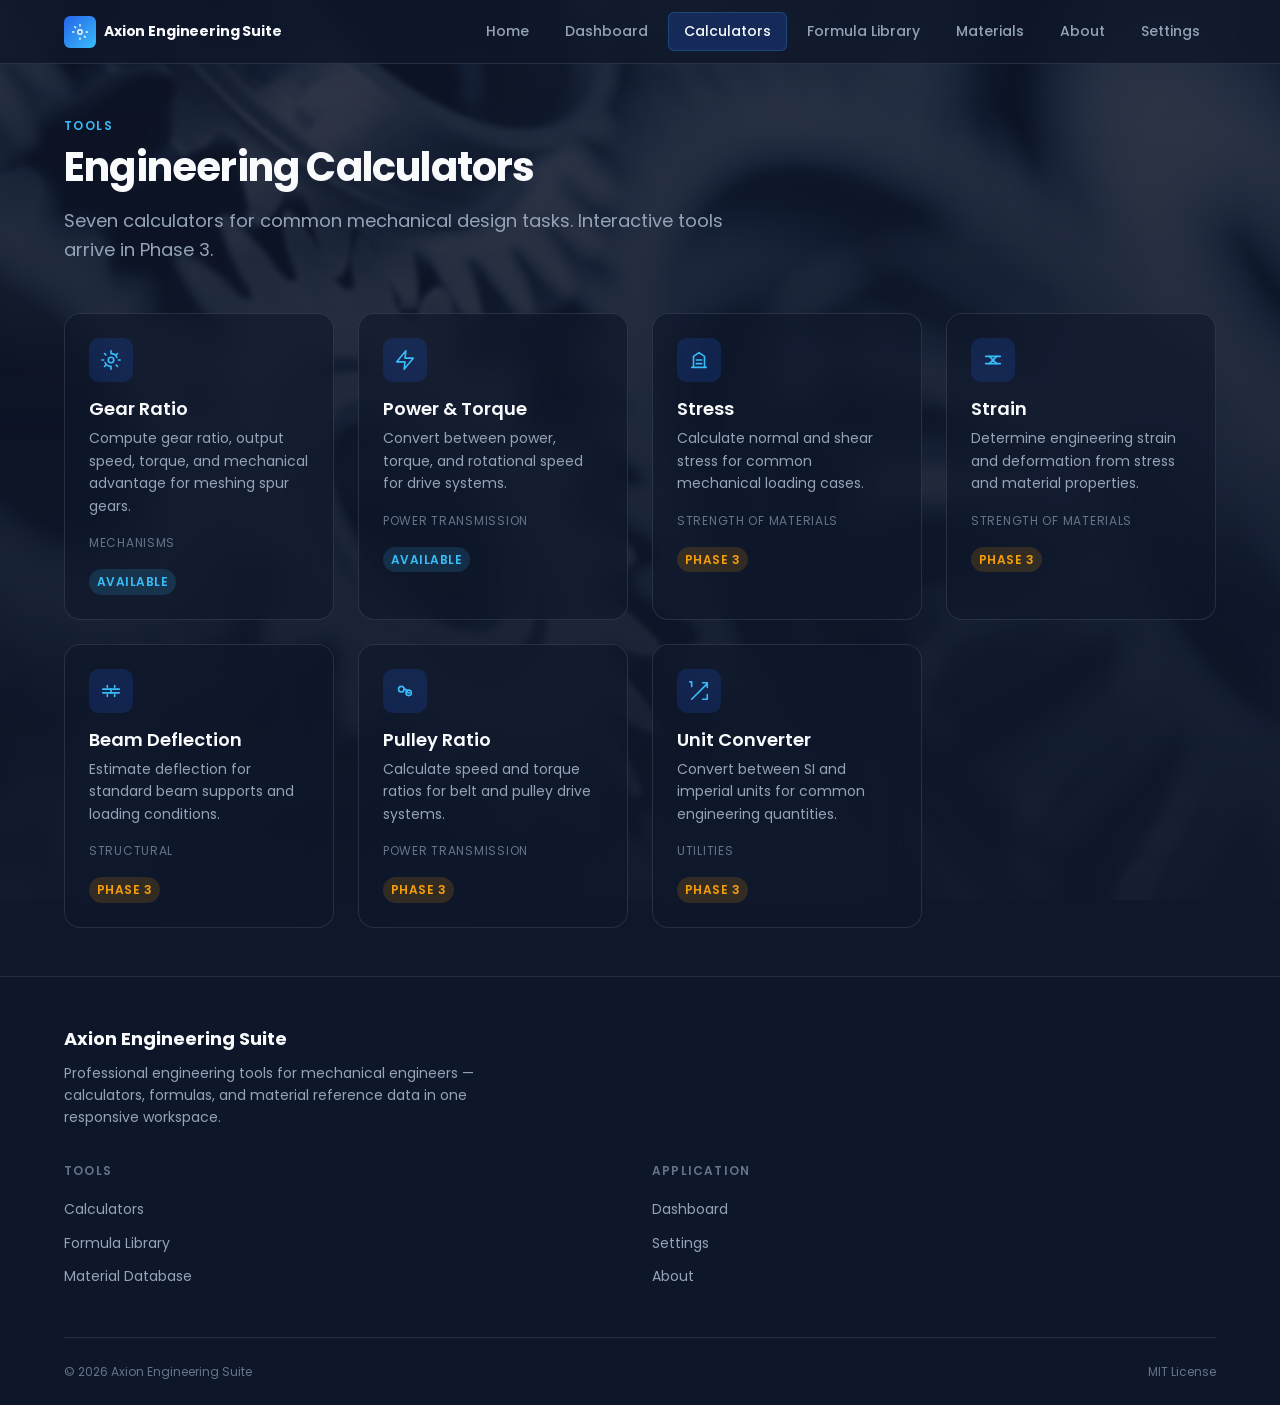
<file: pages/calculators.html>
<!DOCTYPE html>
<html lang="en">
  <head>
    <meta charset="UTF-8" />
    <meta name="viewport" content="width=device-width, initial-scale=1.0" />
    <meta name="description" content="Mechanical engineering calculators — gear ratio, power, stress, strain, beam deflection, and more." />
    <title>Calculators | Axion Engineering Suite</title>
    <link rel="preconnect" href="https://fonts.googleapis.com" />
    <link rel="preconnect" href="https://fonts.gstatic.com" crossorigin />
    <link href="https://fonts.googleapis.com/css2?family=Poppins:wght@400;500;600;700&display=swap" rel="stylesheet" />
    <link rel="stylesheet" href="../css/main.css" />
  </head>
  <body data-page="calculators" class="app-shell">
    <a class="skip-link" href="#main-content">Skip to main content</a>
    <div id="site-header"></div>

    <main id="main-content" class="app-main page-section">
      <div class="container">
        <header class="page-header animate-in">
          <span class="page-header__eyebrow">Tools</span>
          <h1 class="page-header__title">Engineering Calculators</h1>
          <p class="page-header__subtitle">
            Seven calculators for common mechanical design tasks. Interactive tools arrive in Phase 3.
          </p>
        </header>

        <div id="calculator-grid" class="grid grid--3"></div>
      </div>
    </main>

    <div id="site-footer"></div>
    <script type="module" src="../js/main.js"></script>
  </body>
</html>
</file>
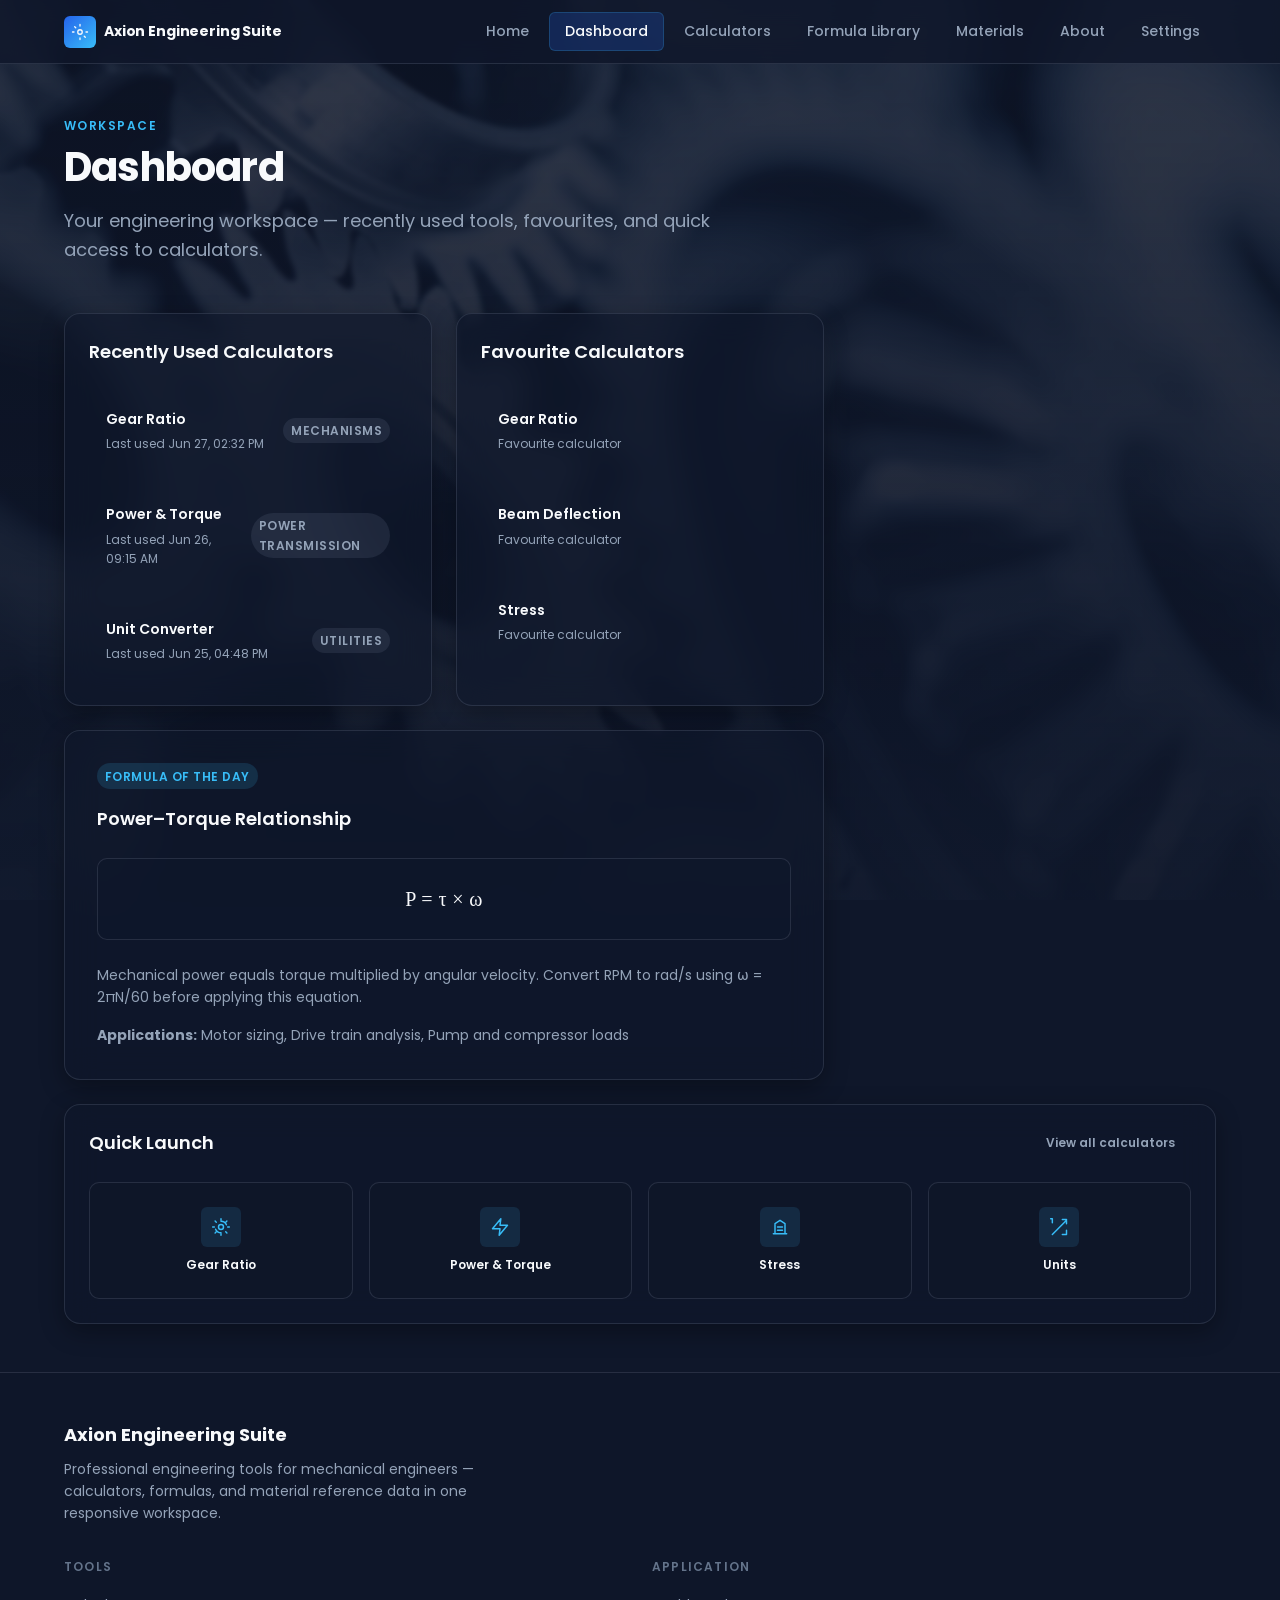
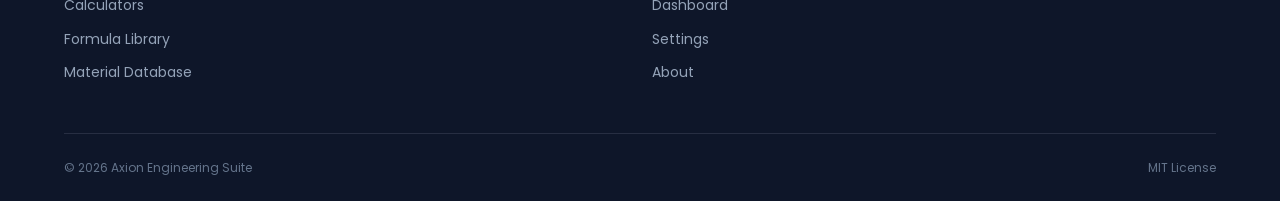
<file: pages/dashboard.html>
<!DOCTYPE html>
<html lang="en">
  <head>
    <meta charset="UTF-8" />
    <meta name="viewport" content="width=device-width, initial-scale=1.0" />
    <meta name="description" content="Axion Engineering Suite dashboard — recent calculators, favourites, and quick launch." />
    <title>Dashboard | Axion Engineering Suite</title>
    <link rel="preconnect" href="https://fonts.googleapis.com" />
    <link rel="preconnect" href="https://fonts.gstatic.com" crossorigin />
    <link href="https://fonts.googleapis.com/css2?family=Poppins:wght@400;500;600;700&display=swap" rel="stylesheet" />
    <link rel="stylesheet" href="../css/main.css" />
    <link rel="stylesheet" href="../css/pages/dashboard.css" />
  </head>
  <body data-page="dashboard" class="app-shell">
    <a class="skip-link" href="#main-content">Skip to main content</a>
    <div id="site-header"></div>

    <main id="main-content" class="app-main page-section">
      <div class="container">
        <header class="page-header animate-in">
          <span class="page-header__eyebrow">Workspace</span>
          <h1 class="page-header__title">Dashboard</h1>
          <p class="page-header__subtitle">
            Your engineering workspace — recently used tools, favourites, and quick access to calculators.
          </p>
        </header>

        <div class="dashboard-grid">
          <section class="glass-panel widget animate-in animate-in--delay-1" aria-labelledby="recent-heading">
            <div class="widget__header">
              <h2 id="recent-heading" class="widget__title">Recently Used Calculators</h2>
            </div>
            <div id="recent-calculators" class="stack"></div>
          </section>

          <section class="glass-panel widget animate-in animate-in--delay-2" aria-labelledby="favourites-heading">
            <div class="widget__header">
              <h2 id="favourites-heading" class="widget__title">Favourite Calculators</h2>
            </div>
            <div id="favourite-calculators" class="stack"></div>
          </section>

          <section class="glass-panel formula-highlight dashboard-grid__span-2 animate-in animate-in--delay-3" aria-labelledby="formula-day-heading">
            <h2 id="formula-day-heading" class="sr-only">Formula of the Day</h2>
            <div id="formula-of-the-day"></div>
          </section>

          <section class="glass-panel widget dashboard-grid__wide animate-in animate-in--delay-3" aria-labelledby="quick-launch-heading">
            <div class="widget__header">
              <h2 id="quick-launch-heading" class="widget__title">Quick Launch</h2>
              <a class="btn btn--ghost btn--sm" href="calculators.html">View all calculators</a>
            </div>
            <div id="quick-launch" class="quick-launch-grid"></div>
          </section>
        </div>
      </div>
    </main>

    <div id="site-footer"></div>
    <script type="module" src="../js/main.js"></script>
  </body>
</html>
</file>
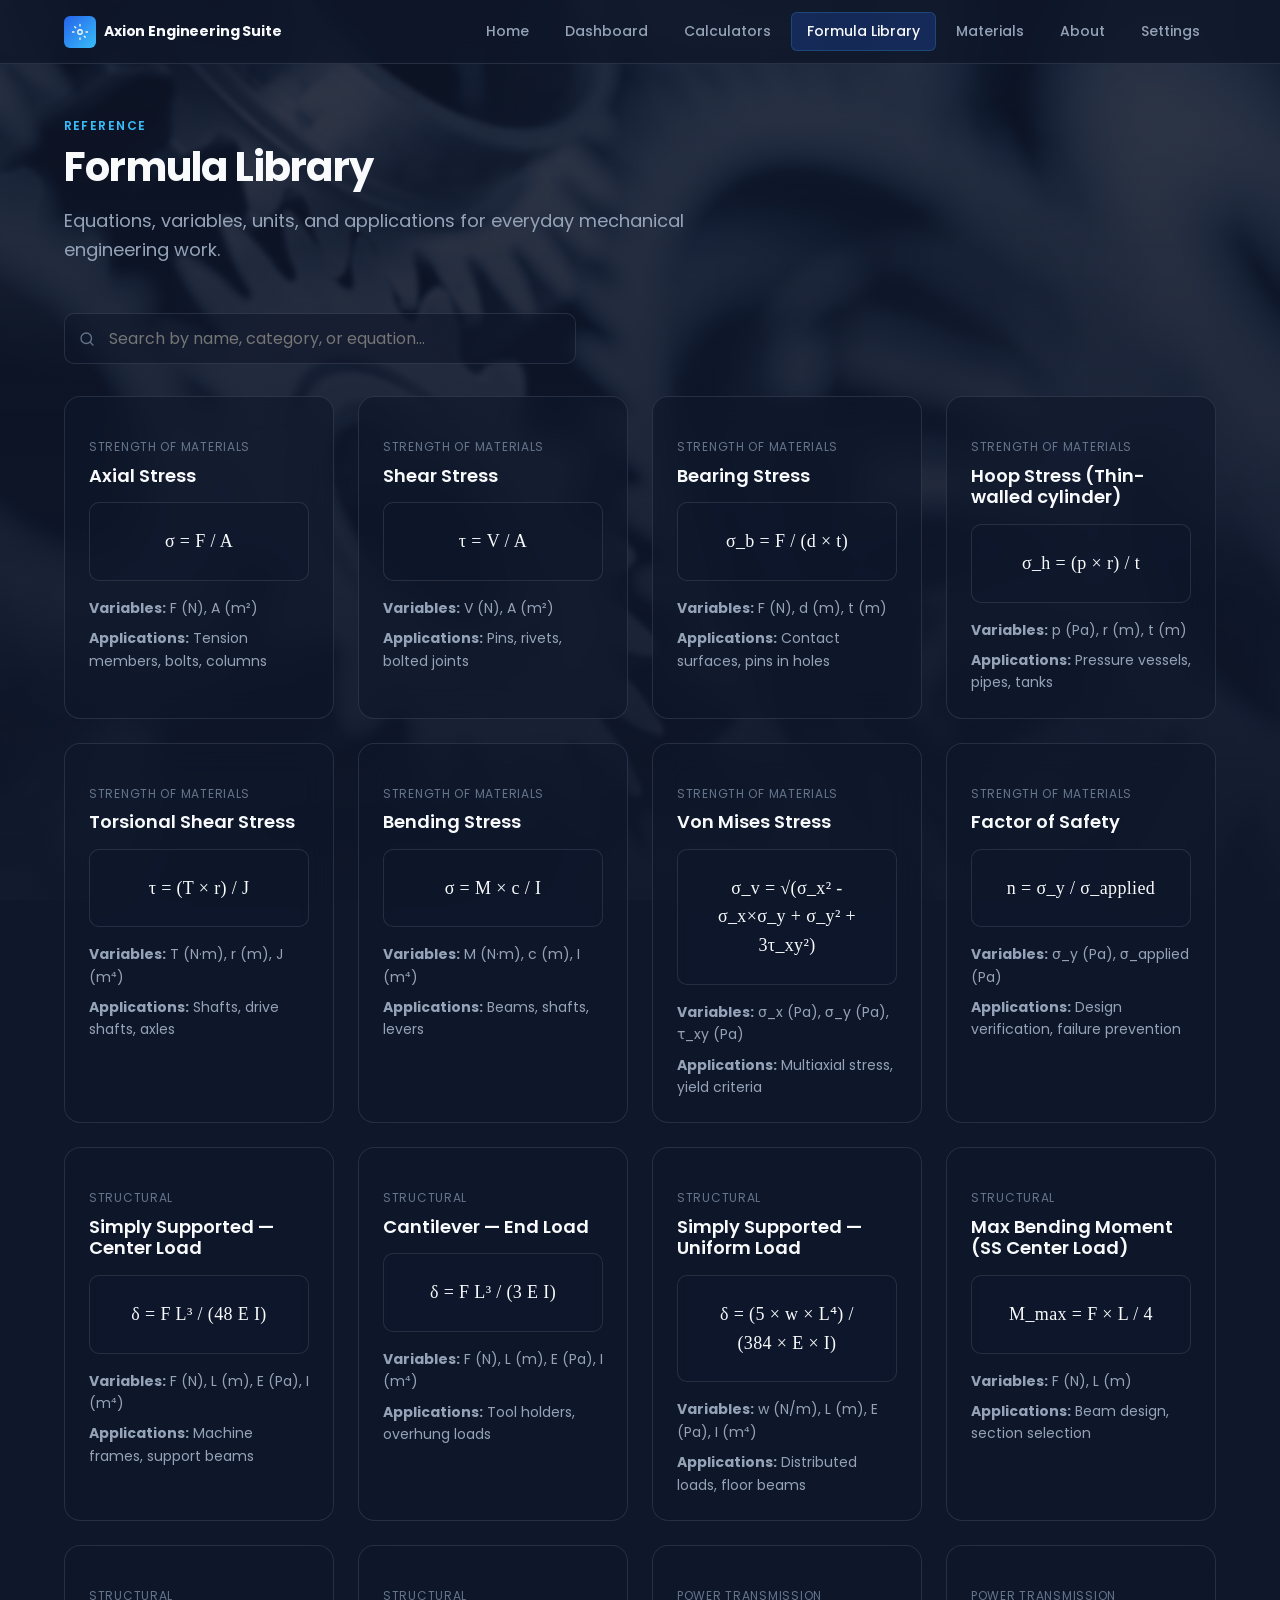
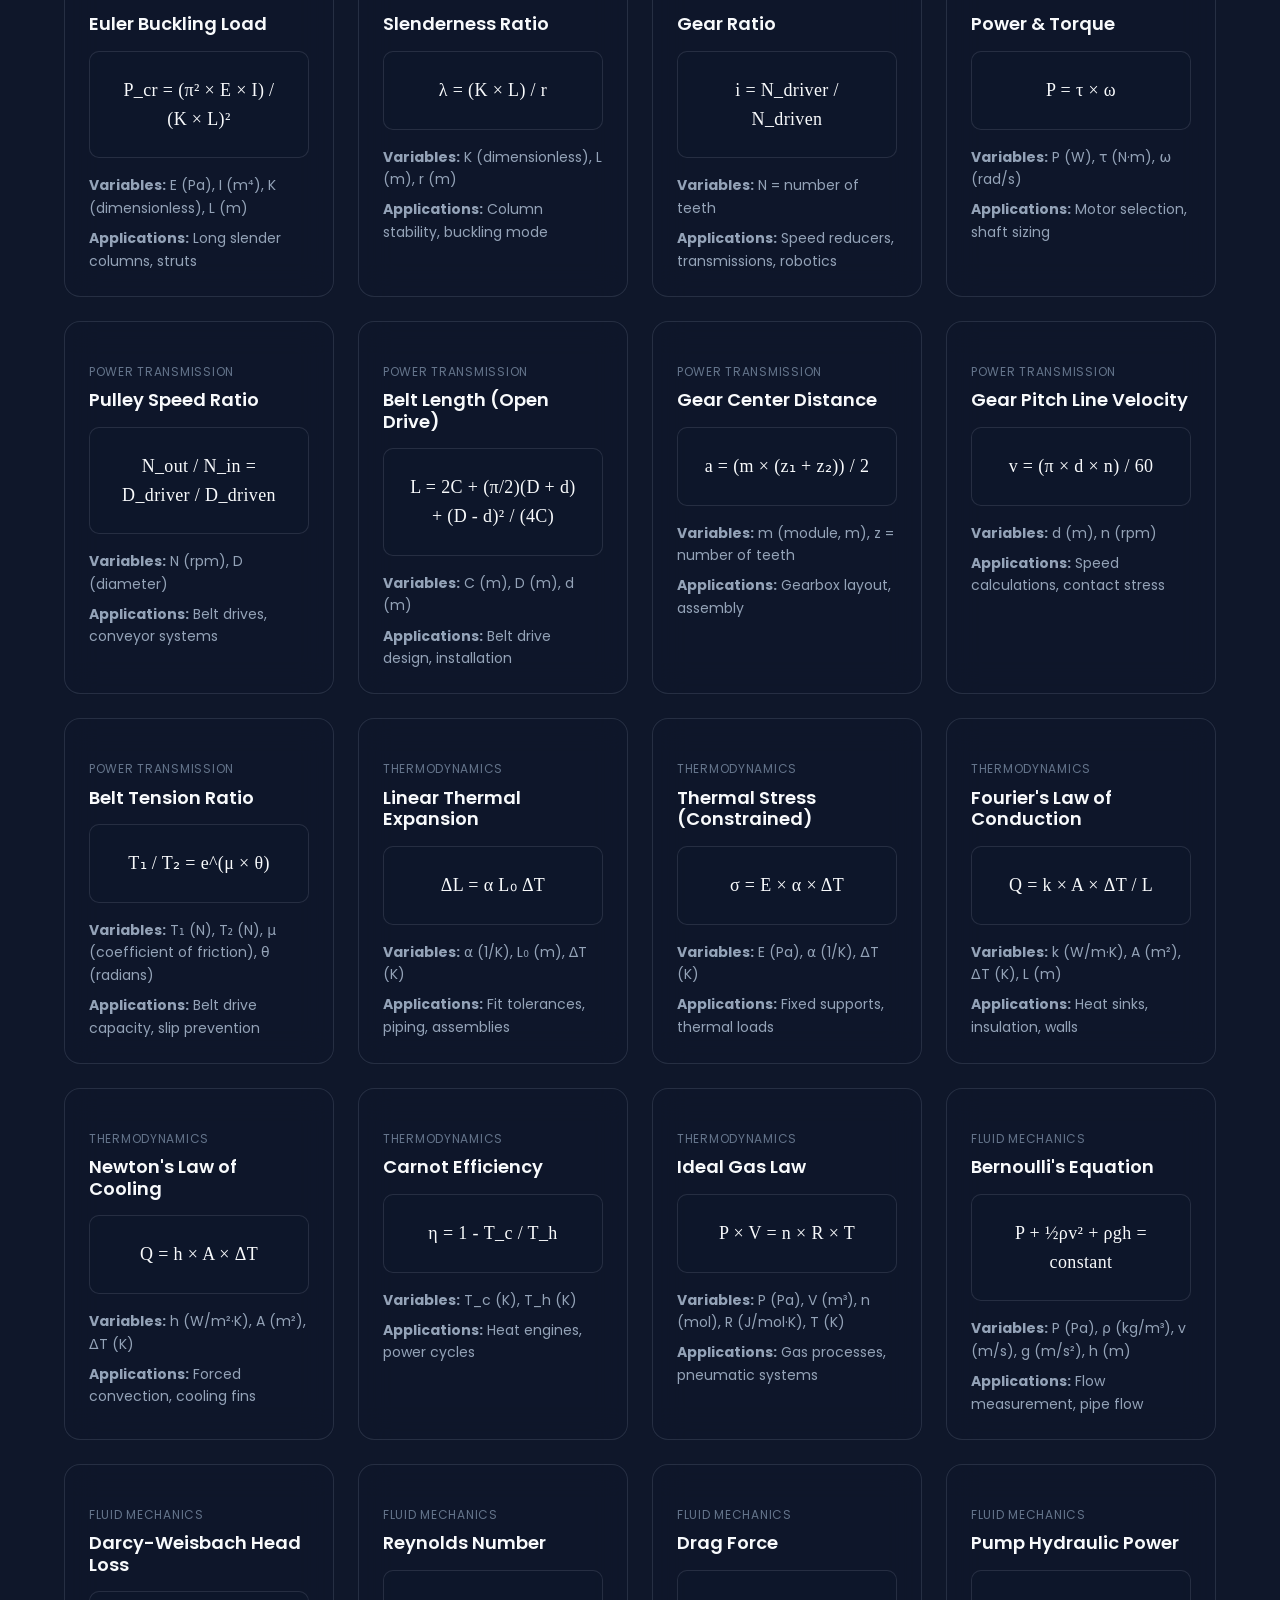
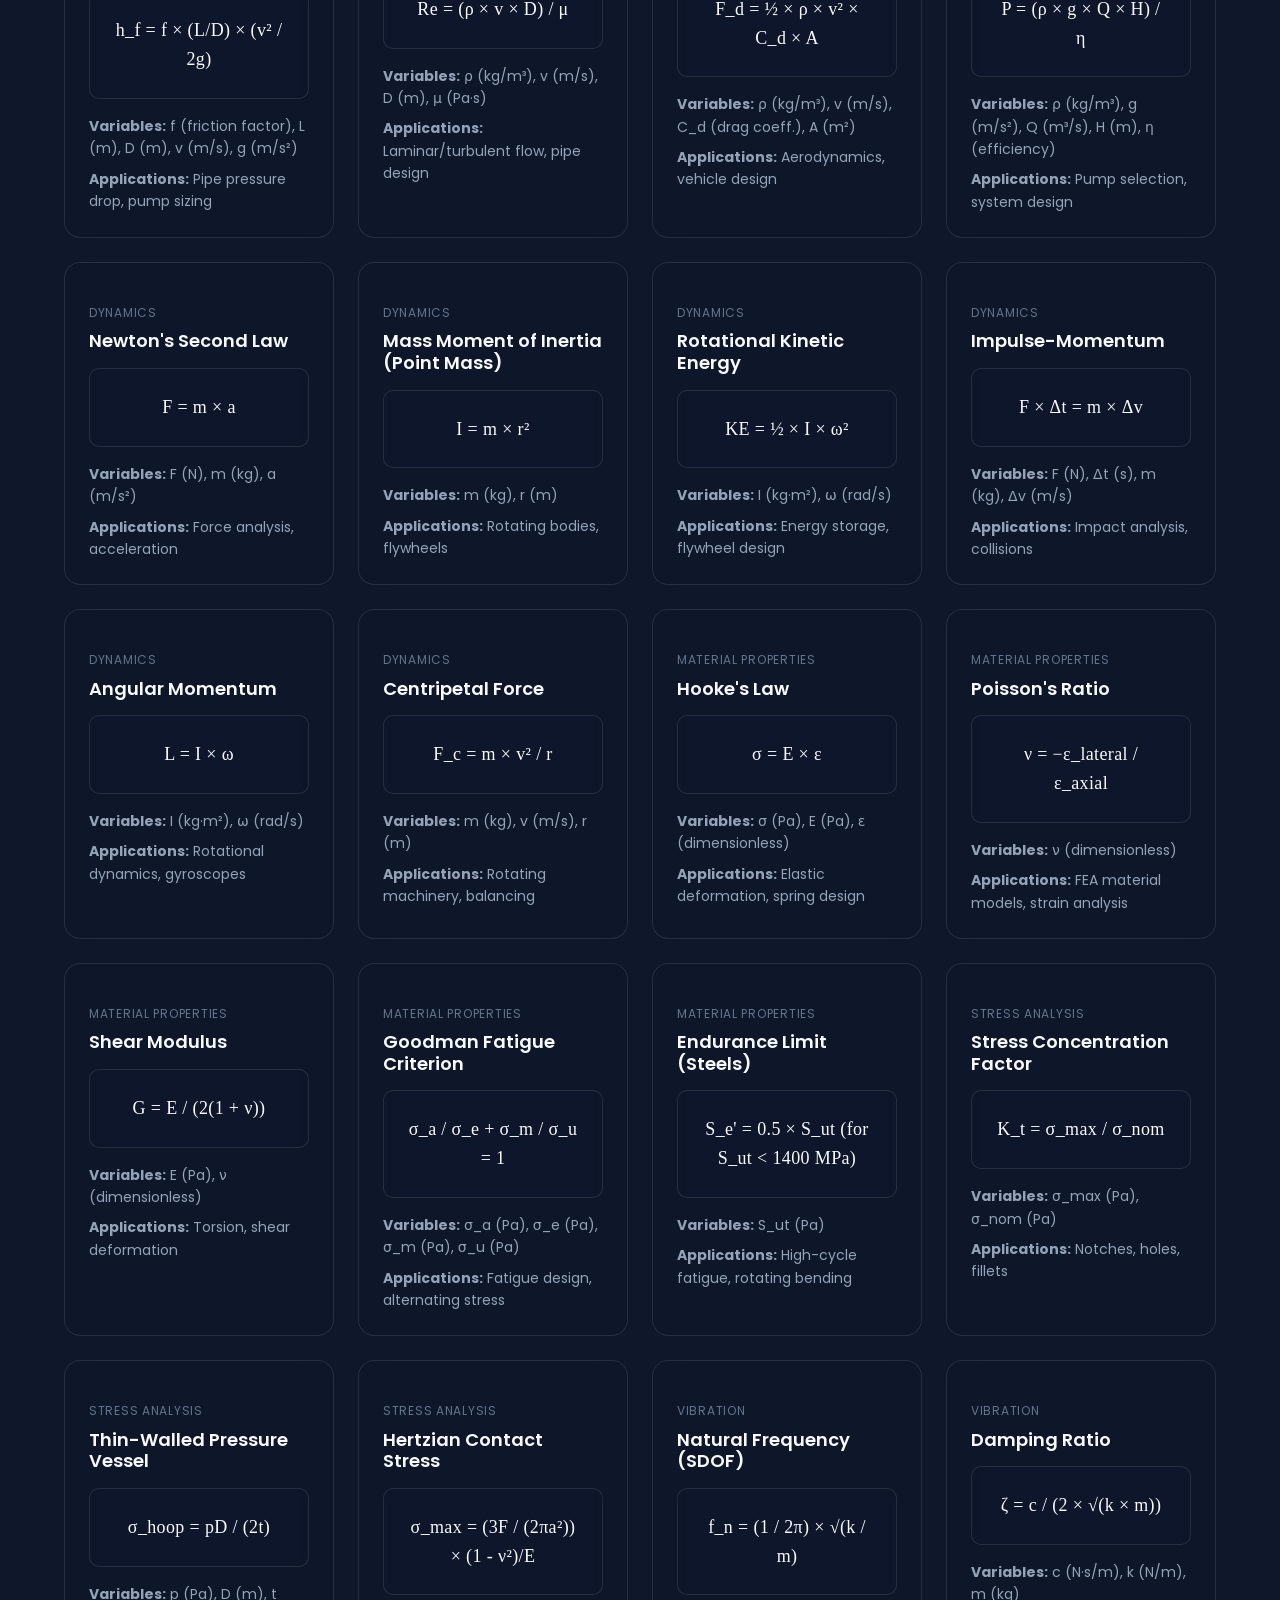
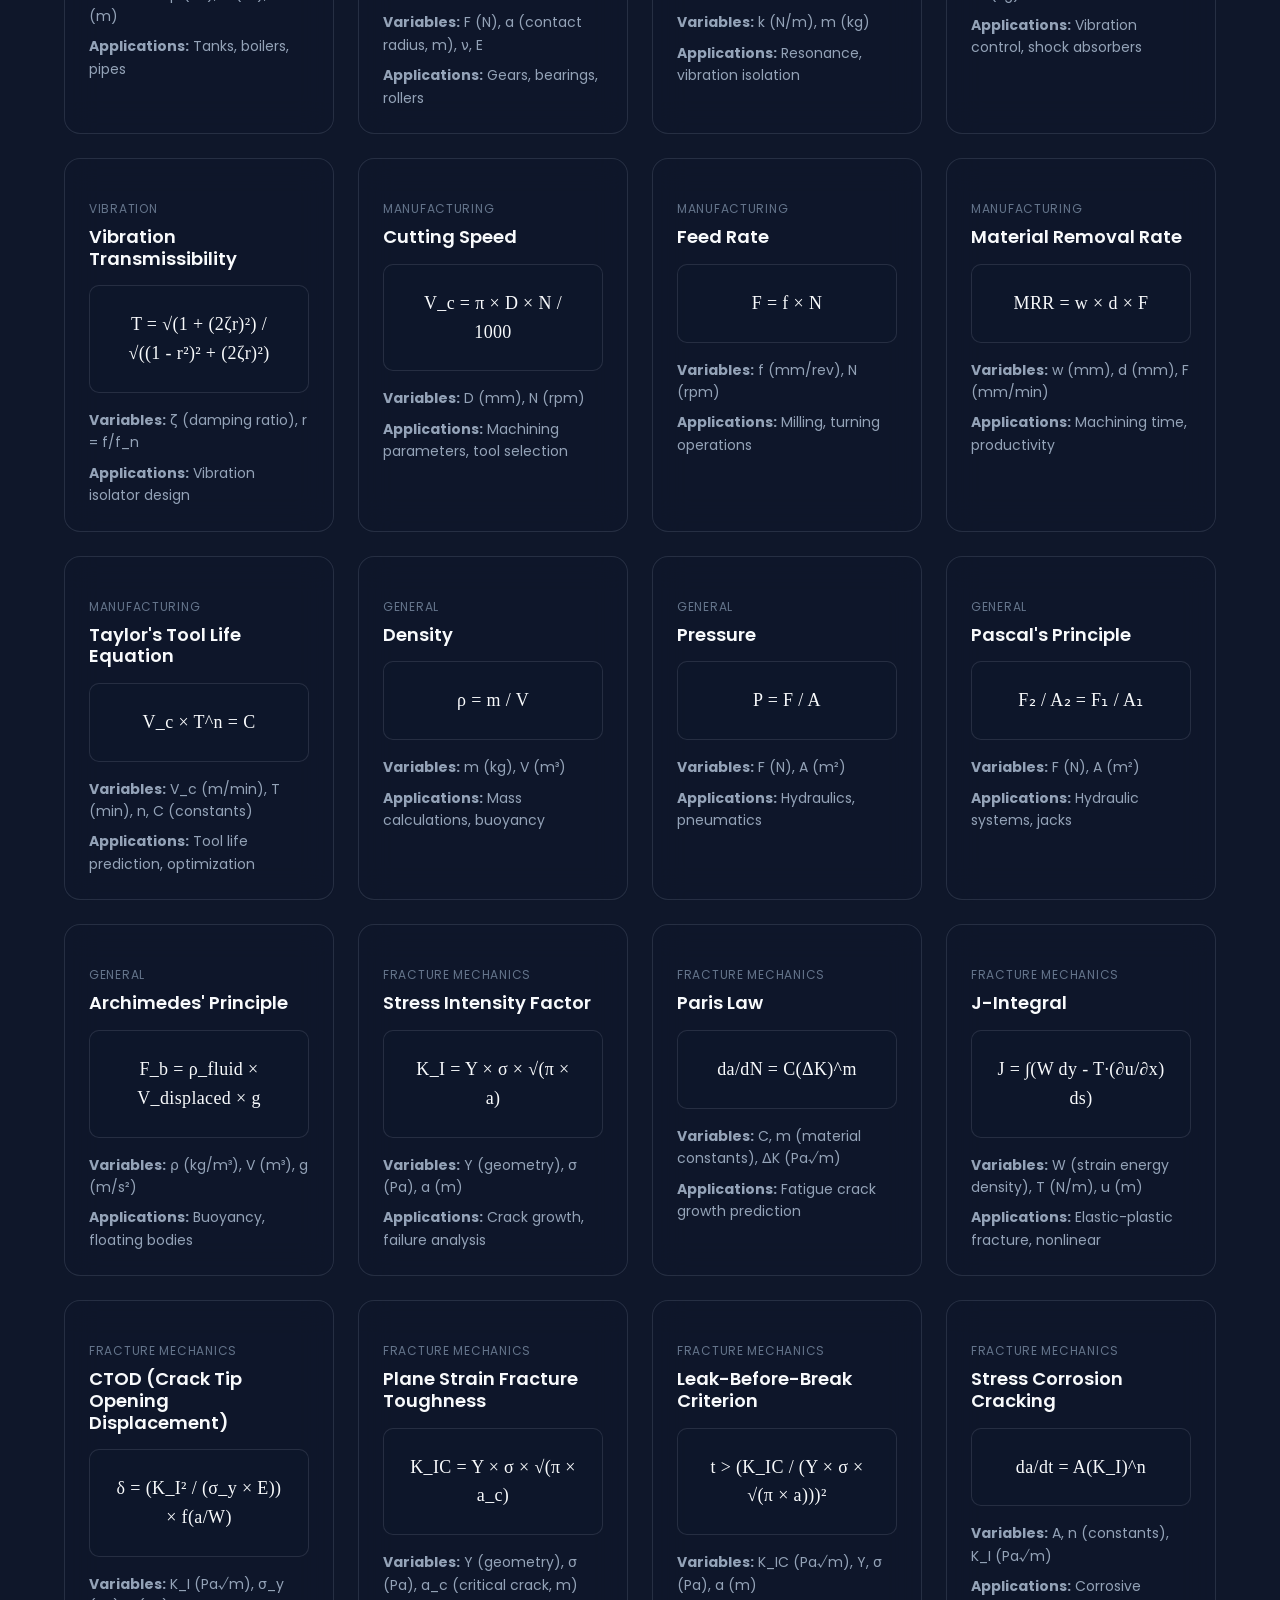
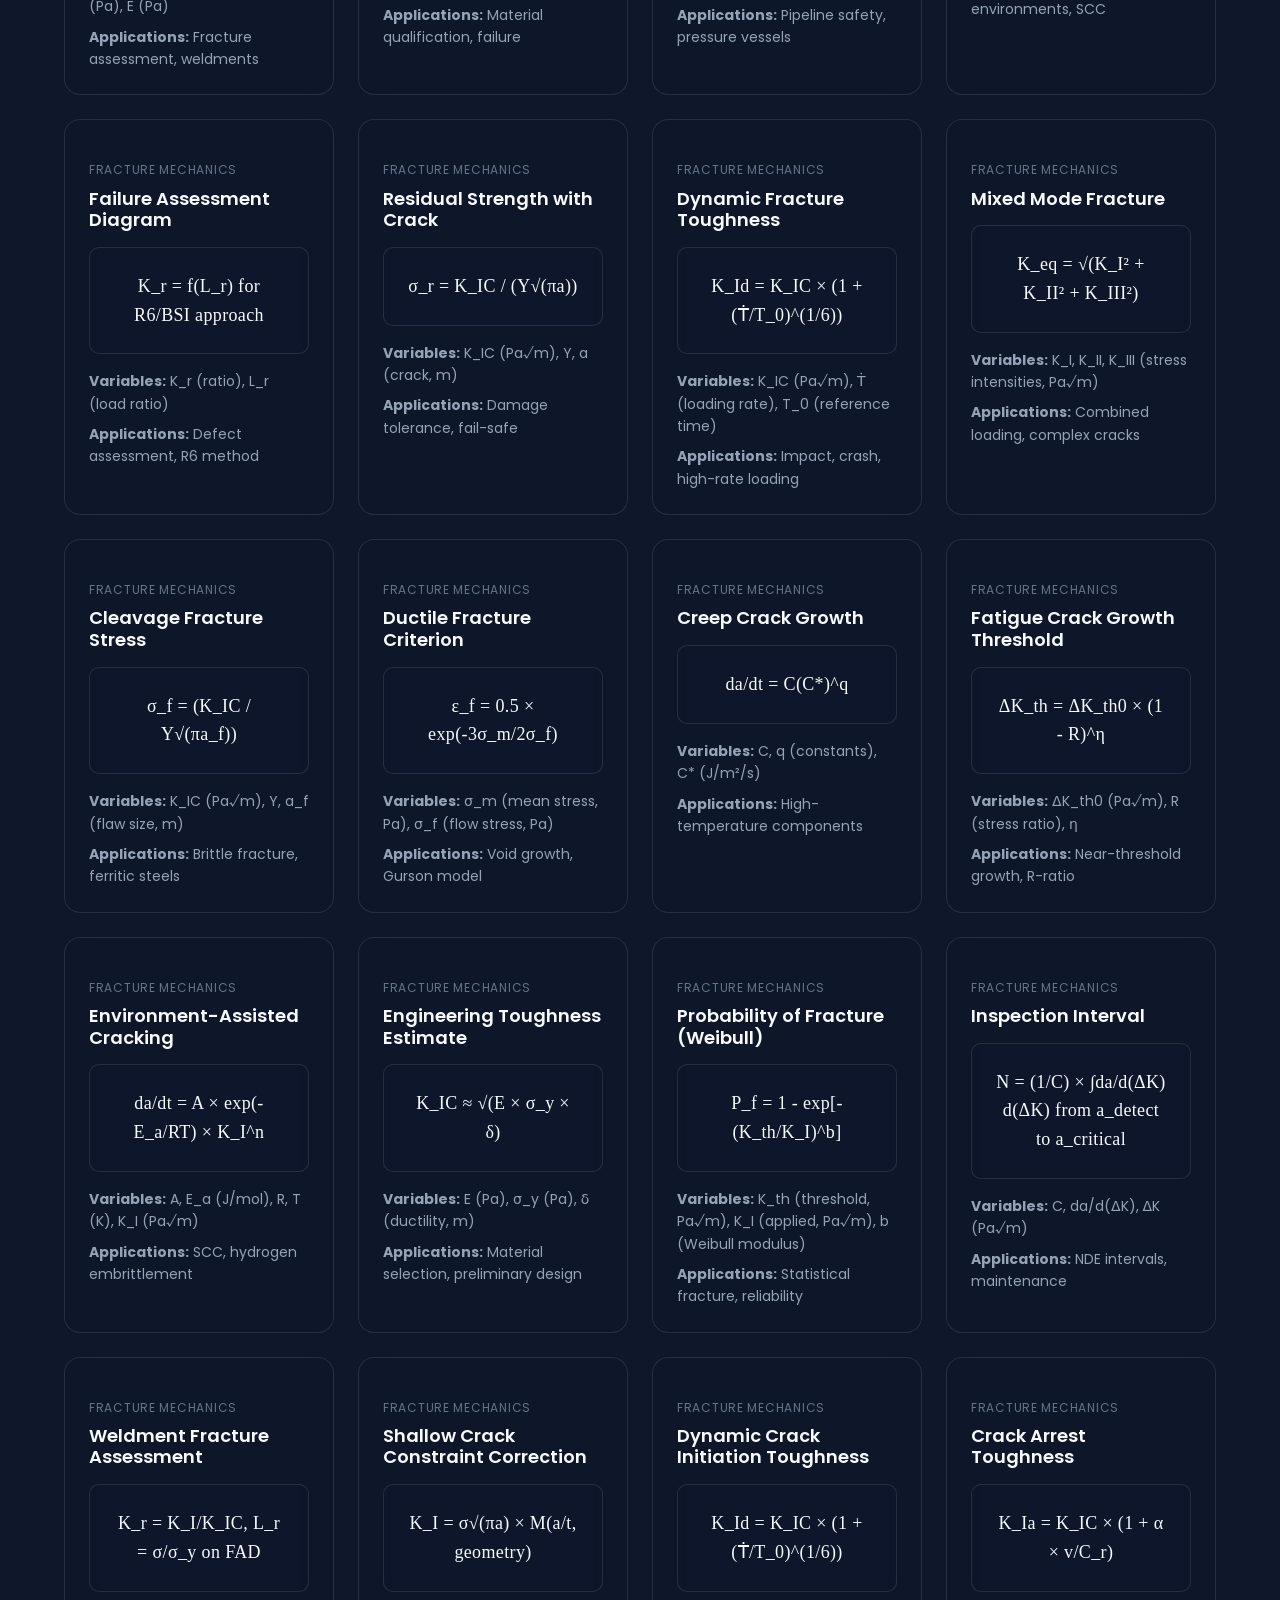
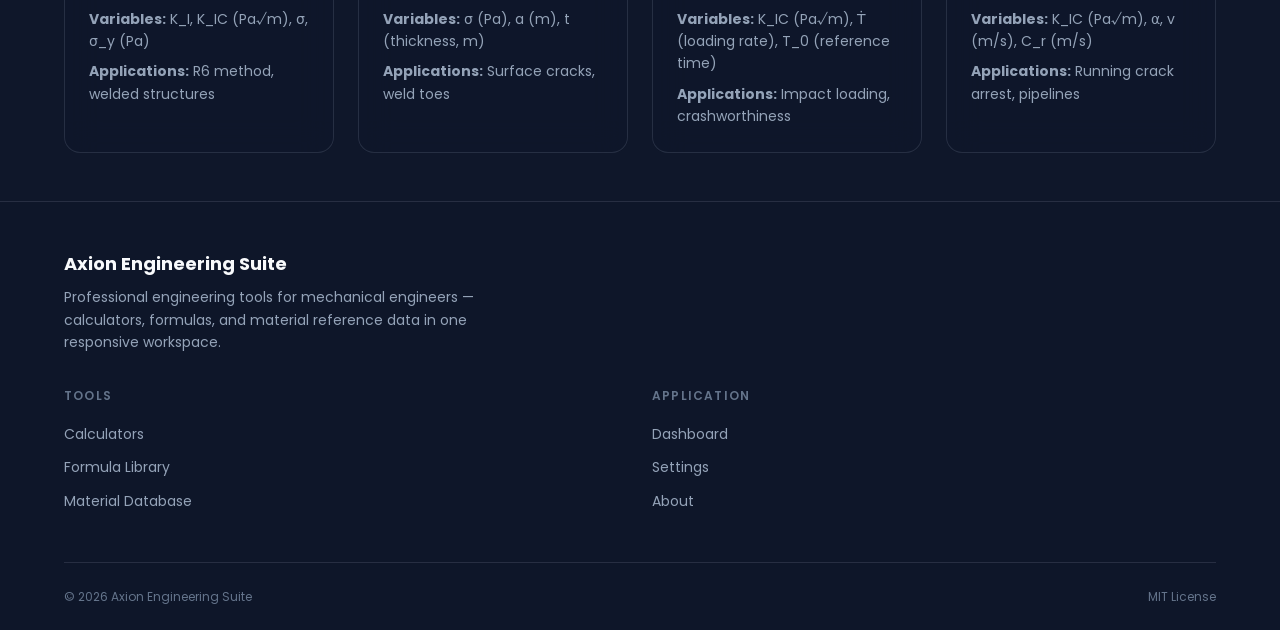
<file: pages/formulas.html>
<!DOCTYPE html>
<html lang="en">
  <head>
    <meta charset="UTF-8" />
    <meta name="viewport" content="width=device-width, initial-scale=1.0" />
    <meta name="description" content="Searchable mechanical engineering formula library with equations, variables, and applications." />
    <title>Formula Library | Axion Engineering Suite</title>
    <link rel="preconnect" href="https://fonts.googleapis.com" />
    <link rel="preconnect" href="https://fonts.gstatic.com" crossorigin />
    <link href="https://fonts.googleapis.com/css2?family=Poppins:wght@400;500;600;700&display=swap" rel="stylesheet" />
    <link rel="stylesheet" href="../css/main.css" />
  </head>
  <body data-page="formulas" class="app-shell">
    <a class="skip-link" href="#main-content">Skip to main content</a>
    <div id="site-header"></div>

    <main id="main-content" class="app-main page-section">
      <div class="container">
        <header class="page-header animate-in">
          <span class="page-header__eyebrow">Reference</span>
          <h1 class="page-header__title">Formula Library</h1>
          <p class="page-header__subtitle">
            Equations, variables, units, and applications for everyday mechanical engineering work.
          </p>
        </header>

        <div class="search-bar animate-in animate-in--delay-1" style="margin-bottom: 2rem; max-width: 32rem;">
          <svg class="search-bar__icon" viewBox="0 0 24 24" fill="none" stroke="currentColor" stroke-width="1.75" stroke-linecap="round" aria-hidden="true"><circle cx="11" cy="11" r="7"/><path d="m20 20-3.5-3.5"/></svg>
          <label class="sr-only" for="formula-search">Search formulas</label>
          <input
            type="search"
            id="formula-search"
            class="search-input"
            placeholder="Search by name, category, or equation…"
            autocomplete="off"
          />
        </div>

        <div id="formula-list" class="grid grid--2"></div>
        <p id="formula-empty" class="empty-state glass-panel" hidden>No formulas match your search.</p>
      </div>
    </main>

    <div id="site-footer"></div>
    <script type="module" src="../js/main.js"></script>
  </body>
</html>
</file>
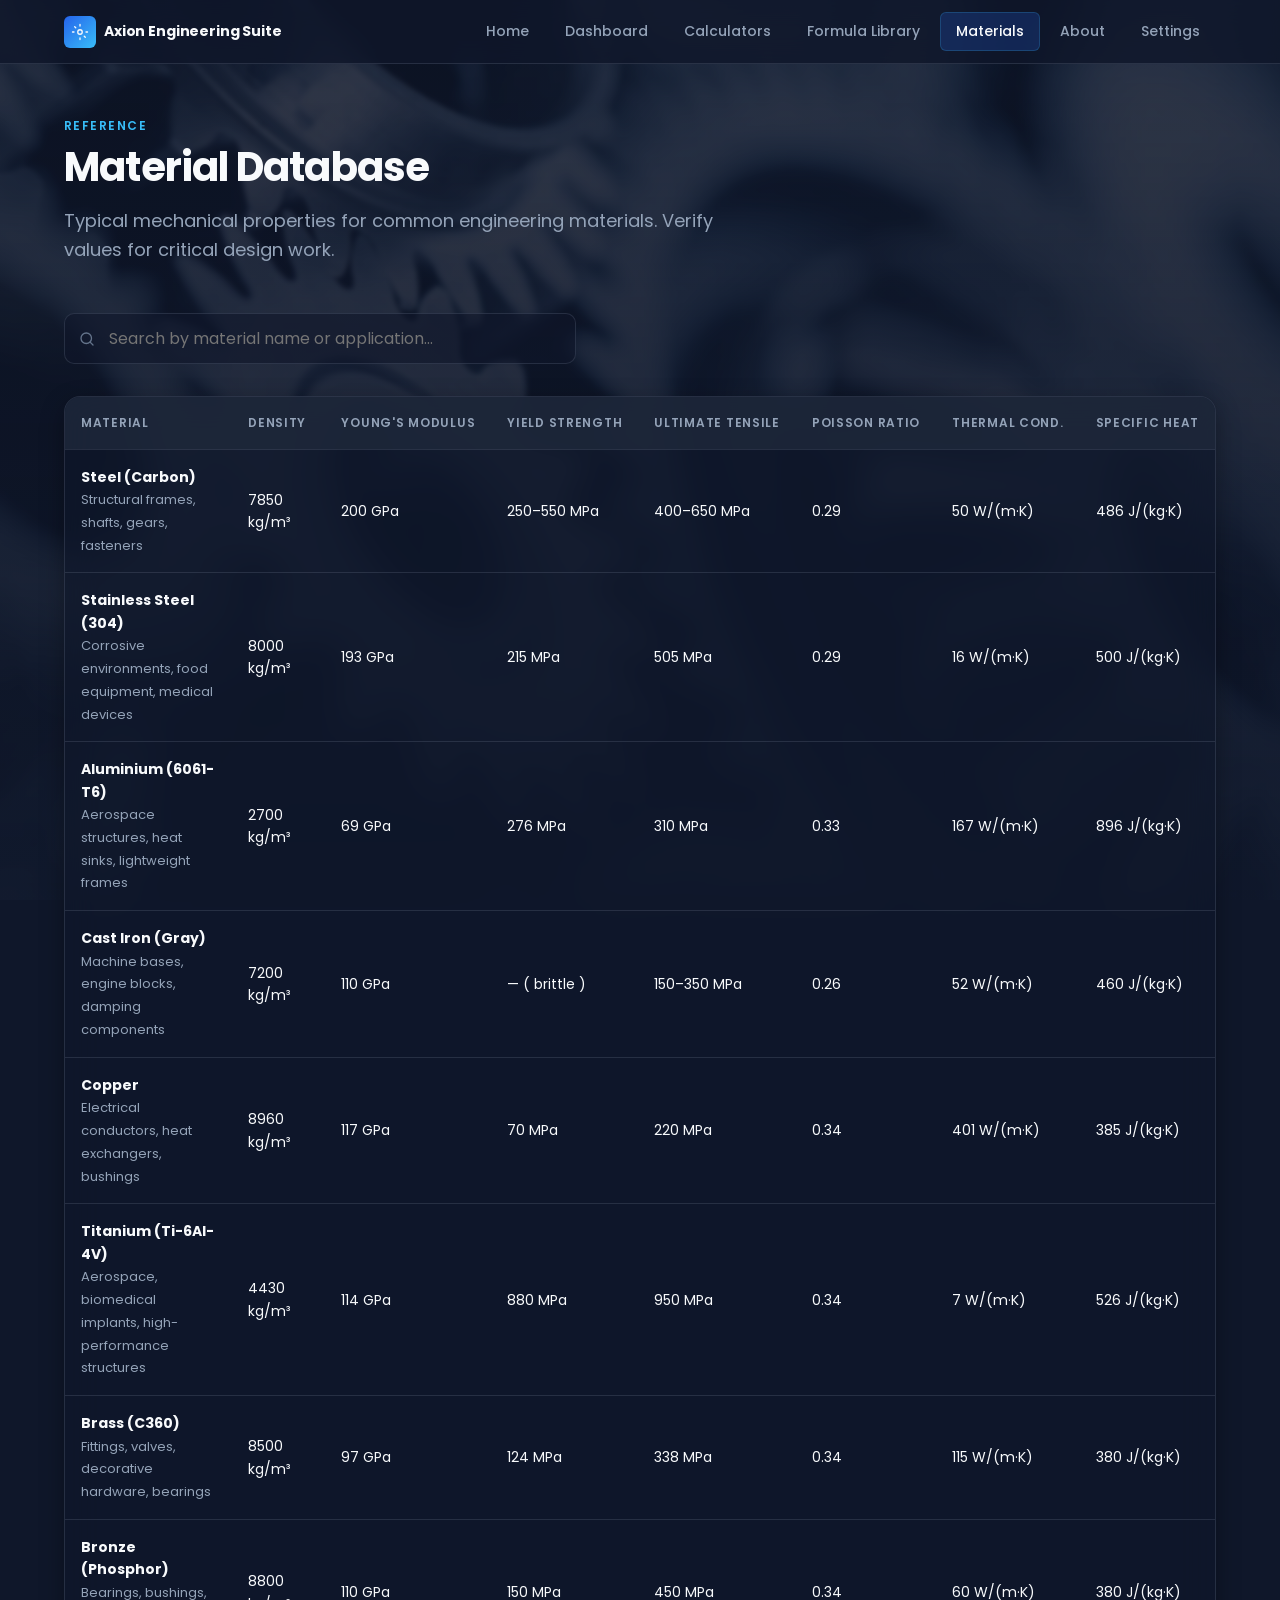
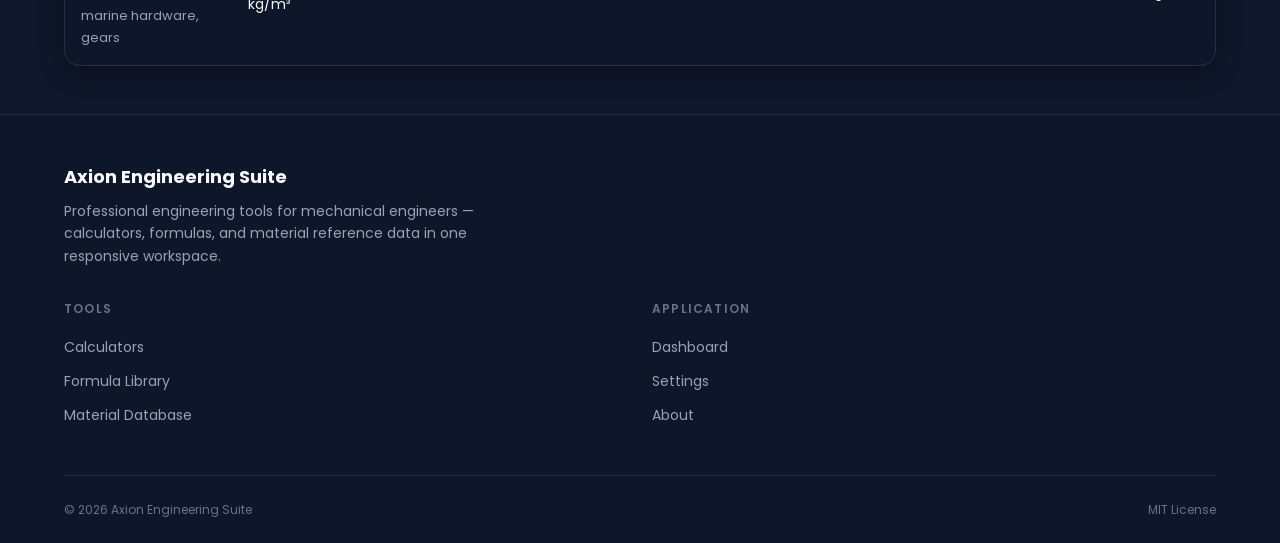
<file: pages/materials.html>
<!DOCTYPE html>
<html lang="en">
  <head>
    <meta charset="UTF-8" />
    <meta name="viewport" content="width=device-width, initial-scale=1.0" />
    <meta name="description" content="Searchable material database with density, modulus, strength, and thermal properties." />
    <title>Material Database | Axion Engineering Suite</title>
    <link rel="preconnect" href="https://fonts.googleapis.com" />
    <link rel="preconnect" href="https://fonts.gstatic.com" crossorigin />
    <link href="https://fonts.googleapis.com/css2?family=Poppins:wght@400;500;600;700&display=swap" rel="stylesheet" />
    <link rel="stylesheet" href="../css/main.css" />
  </head>
  <body data-page="materials" class="app-shell">
    <a class="skip-link" href="#main-content">Skip to main content</a>
    <div id="site-header"></div>

    <main id="main-content" class="app-main page-section">
      <div class="container">
        <header class="page-header animate-in">
          <span class="page-header__eyebrow">Reference</span>
          <h1 class="page-header__title">Material Database</h1>
          <p class="page-header__subtitle">
            Typical mechanical properties for common engineering materials. Verify values for critical design work.
          </p>
        </header>

        <div class="search-bar animate-in animate-in--delay-1" style="margin-bottom: 2rem; max-width: 32rem;">
          <svg class="search-bar__icon" viewBox="0 0 24 24" fill="none" stroke="currentColor" stroke-width="1.75" stroke-linecap="round" aria-hidden="true"><circle cx="11" cy="11" r="7"/><path d="m20 20-3.5-3.5"/></svg>
          <label class="sr-only" for="materials-search">Search materials</label>
          <input
            type="search"
            id="materials-search"
            class="search-input"
            placeholder="Search by material name or application…"
            autocomplete="off"
          />
        </div>

        <div class="data-table-wrap glass-panel animate-in animate-in--delay-2">
          <table class="data-table">
            <caption class="sr-only">Engineering material properties</caption>
            <thead>
              <tr>
                <th scope="col">Material</th>
                <th scope="col">Density</th>
                <th scope="col">Young's Modulus</th>
                <th scope="col">Yield Strength</th>
                <th scope="col">Ultimate Tensile</th>
                <th scope="col">Poisson Ratio</th>
                <th scope="col">Thermal Cond.</th>
                <th scope="col">Specific Heat</th>
              </tr>
            </thead>
            <tbody id="materials-body"></tbody>
          </table>
        </div>
        <p id="materials-empty" class="empty-state glass-panel" hidden>No materials match your search.</p>
      </div>
    </main>

    <div id="site-footer"></div>
    <script type="module" src="../js/main.js"></script>
  </body>
</html>
</file>
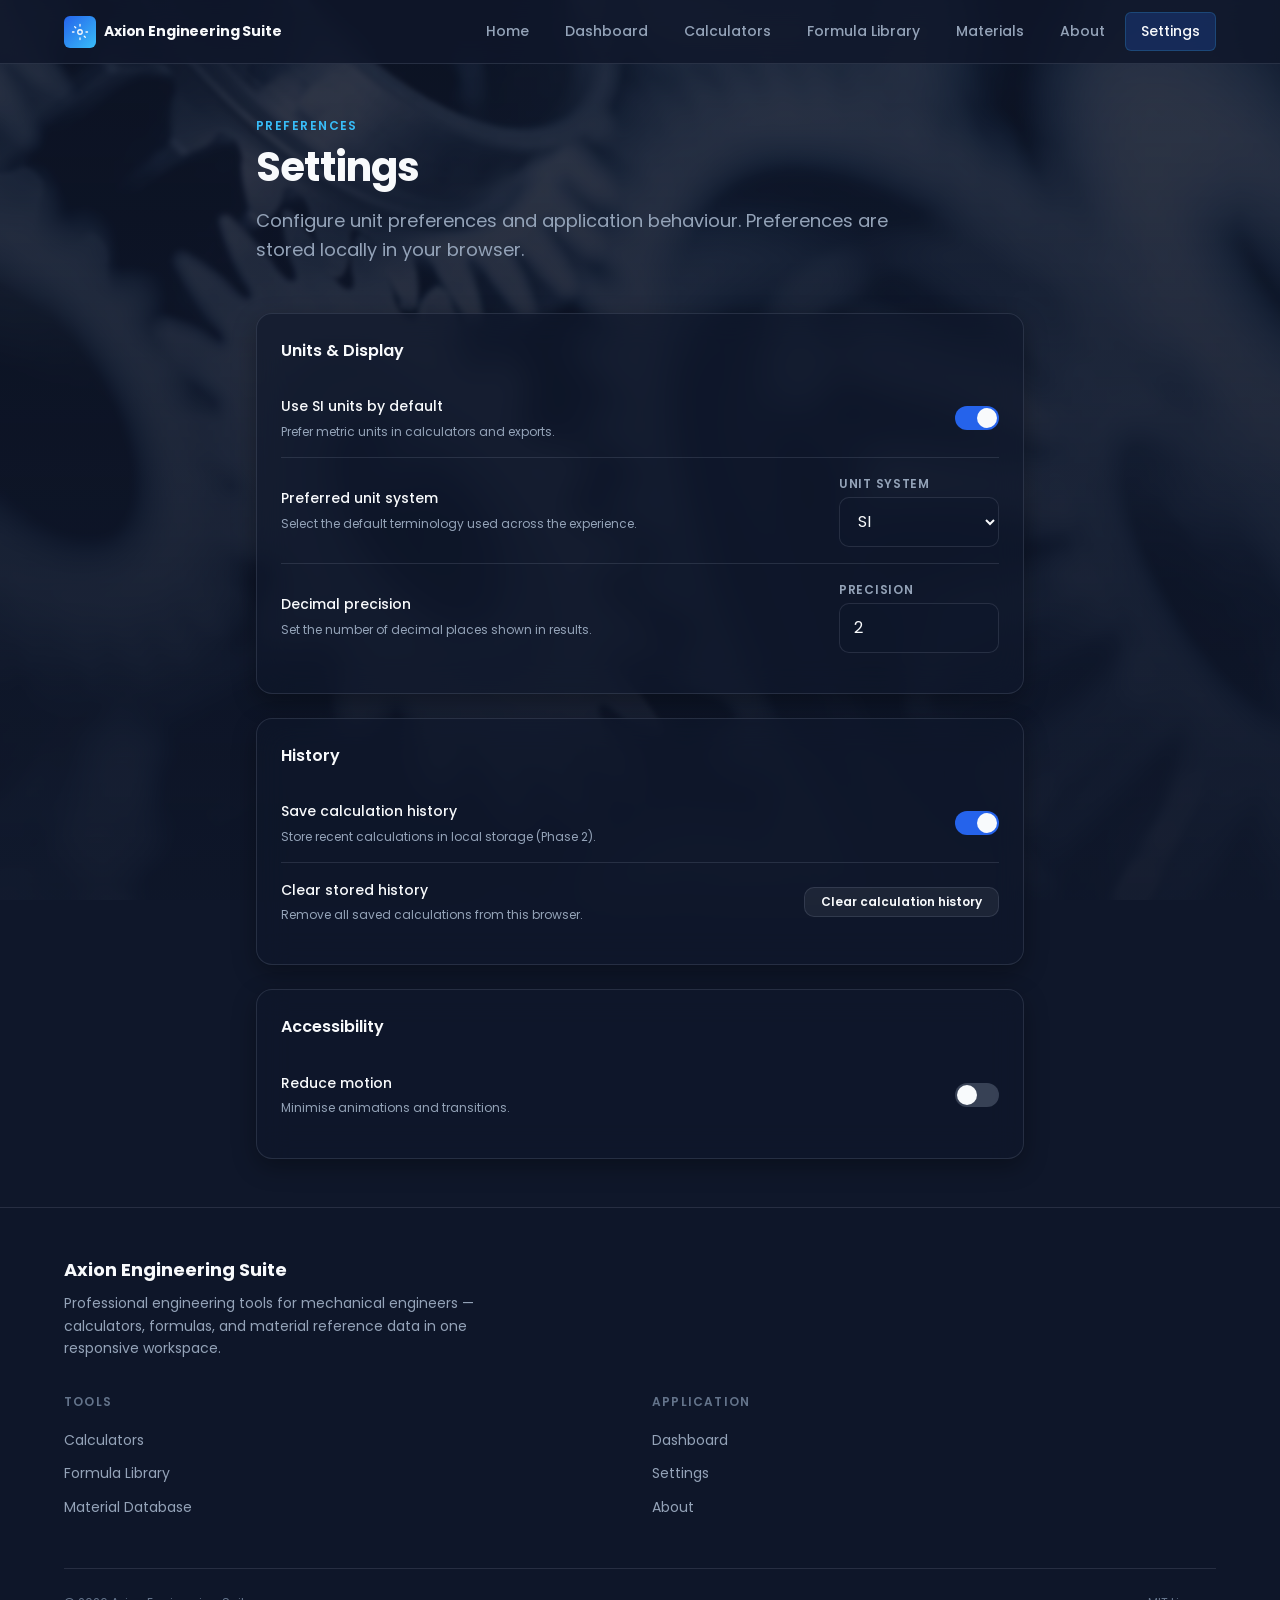
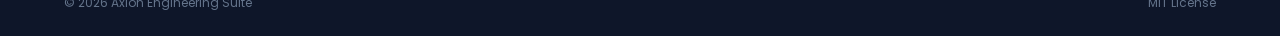
<file: pages/settings.html>
<!DOCTYPE html>
<html lang="en">
  <head>
    <meta charset="UTF-8" />
    <meta name="viewport" content="width=device-width, initial-scale=1.0" />
    <meta name="description" content="Axion Engineering Suite settings — units, history, and preferences." />
    <title>Settings | Axion Engineering Suite</title>
    <link rel="preconnect" href="https://fonts.googleapis.com" />
    <link rel="preconnect" href="https://fonts.gstatic.com" crossorigin />
    <link href="https://fonts.googleapis.com/css2?family=Poppins:wght@400;500;600;700&display=swap" rel="stylesheet" />
    <link rel="stylesheet" href="../css/main.css" />
  </head>
  <body data-page="settings" class="app-shell">
    <a class="skip-link" href="#main-content">Skip to main content</a>
    <div id="site-header"></div>

    <main id="main-content" class="app-main page-section">
      <div class="container container--narrow">
        <header class="page-header animate-in">
          <span class="page-header__eyebrow">Preferences</span>
          <h1 class="page-header__title">Settings</h1>
          <p class="page-header__subtitle">
            Configure unit preferences and application behaviour. Preferences are stored locally in your browser.
          </p>
        </header>

        <section class="glass-panel settings-group animate-in animate-in--delay-1" aria-labelledby="units-heading">
          <h2 id="units-heading" class="settings-group__title">Units &amp; Display</h2>
          <div class="settings-row">
            <div>
              <p class="settings-row__label">Use SI units by default</p>
              <p class="settings-row__hint">Prefer metric units in calculators and exports.</p>
            </div>
            <button type="button" id="toggle-si-units" class="toggle is-on" role="switch" aria-checked="true" aria-label="Use SI units by default">
              <span class="toggle__thumb"></span>
            </button>
          </div>
          <div class="settings-row">
            <div>
              <p class="settings-row__label">Preferred unit system</p>
              <p class="settings-row__hint">Select the default terminology used across the experience.</p>
            </div>
            <div class="settings-control">
              <label class="settings-control__label" for="unit-system-select">Unit system</label>
              <select id="unit-system-select" class="settings-control__input" aria-label="Preferred unit system">
                <option value="si">SI</option>
                <option value="imperial">Imperial</option>
              </select>
            </div>
          </div>
          <div class="settings-row">
            <div>
              <p class="settings-row__label">Decimal precision</p>
              <p class="settings-row__hint">Set the number of decimal places shown in results.</p>
            </div>
            <div class="settings-control">
              <label class="settings-control__label" for="decimal-precision-input">Precision</label>
              <input id="decimal-precision-input" class="settings-control__input" type="number" min="0" max="6" step="1" value="2" aria-label="Decimal precision" />
            </div>
          </div>
        </section>

        <section class="glass-panel settings-group animate-in animate-in--delay-2" aria-labelledby="history-heading">
          <h2 id="history-heading" class="settings-group__title">History</h2>
          <div class="settings-row">
            <div>
              <p class="settings-row__label">Save calculation history</p>
              <p class="settings-row__hint">Store recent calculations in local storage (Phase 2).</p>
            </div>
            <button type="button" id="toggle-save-history" class="toggle is-on" role="switch" aria-checked="true" aria-label="Save calculation history">
              <span class="toggle__thumb"></span>
            </button>
          </div>
          <div class="settings-row">
            <div>
              <p class="settings-row__label">Clear stored history</p>
              <p class="settings-row__hint">Remove all saved calculations from this browser.</p>
            </div>
            <button type="button" id="clear-history-btn" class="btn btn--secondary btn--sm">Clear calculation history</button>
          </div>
        </section>

        <section class="glass-panel settings-group animate-in animate-in--delay-3" aria-labelledby="accessibility-heading">
          <h2 id="accessibility-heading" class="settings-group__title">Accessibility</h2>
          <div class="settings-row">
            <div>
              <p class="settings-row__label">Reduce motion</p>
              <p class="settings-row__hint">Minimise animations and transitions.</p>
            </div>
            <button type="button" id="toggle-reduced-motion" class="toggle" role="switch" aria-checked="false" aria-label="Reduce motion">
              <span class="toggle__thumb"></span>
            </button>
          </div>
        </section>
      </div>
    </main>

    <div id="site-footer"></div>
    <script type="module" src="../js/main.js"></script>
  </body>
</html>
</file>
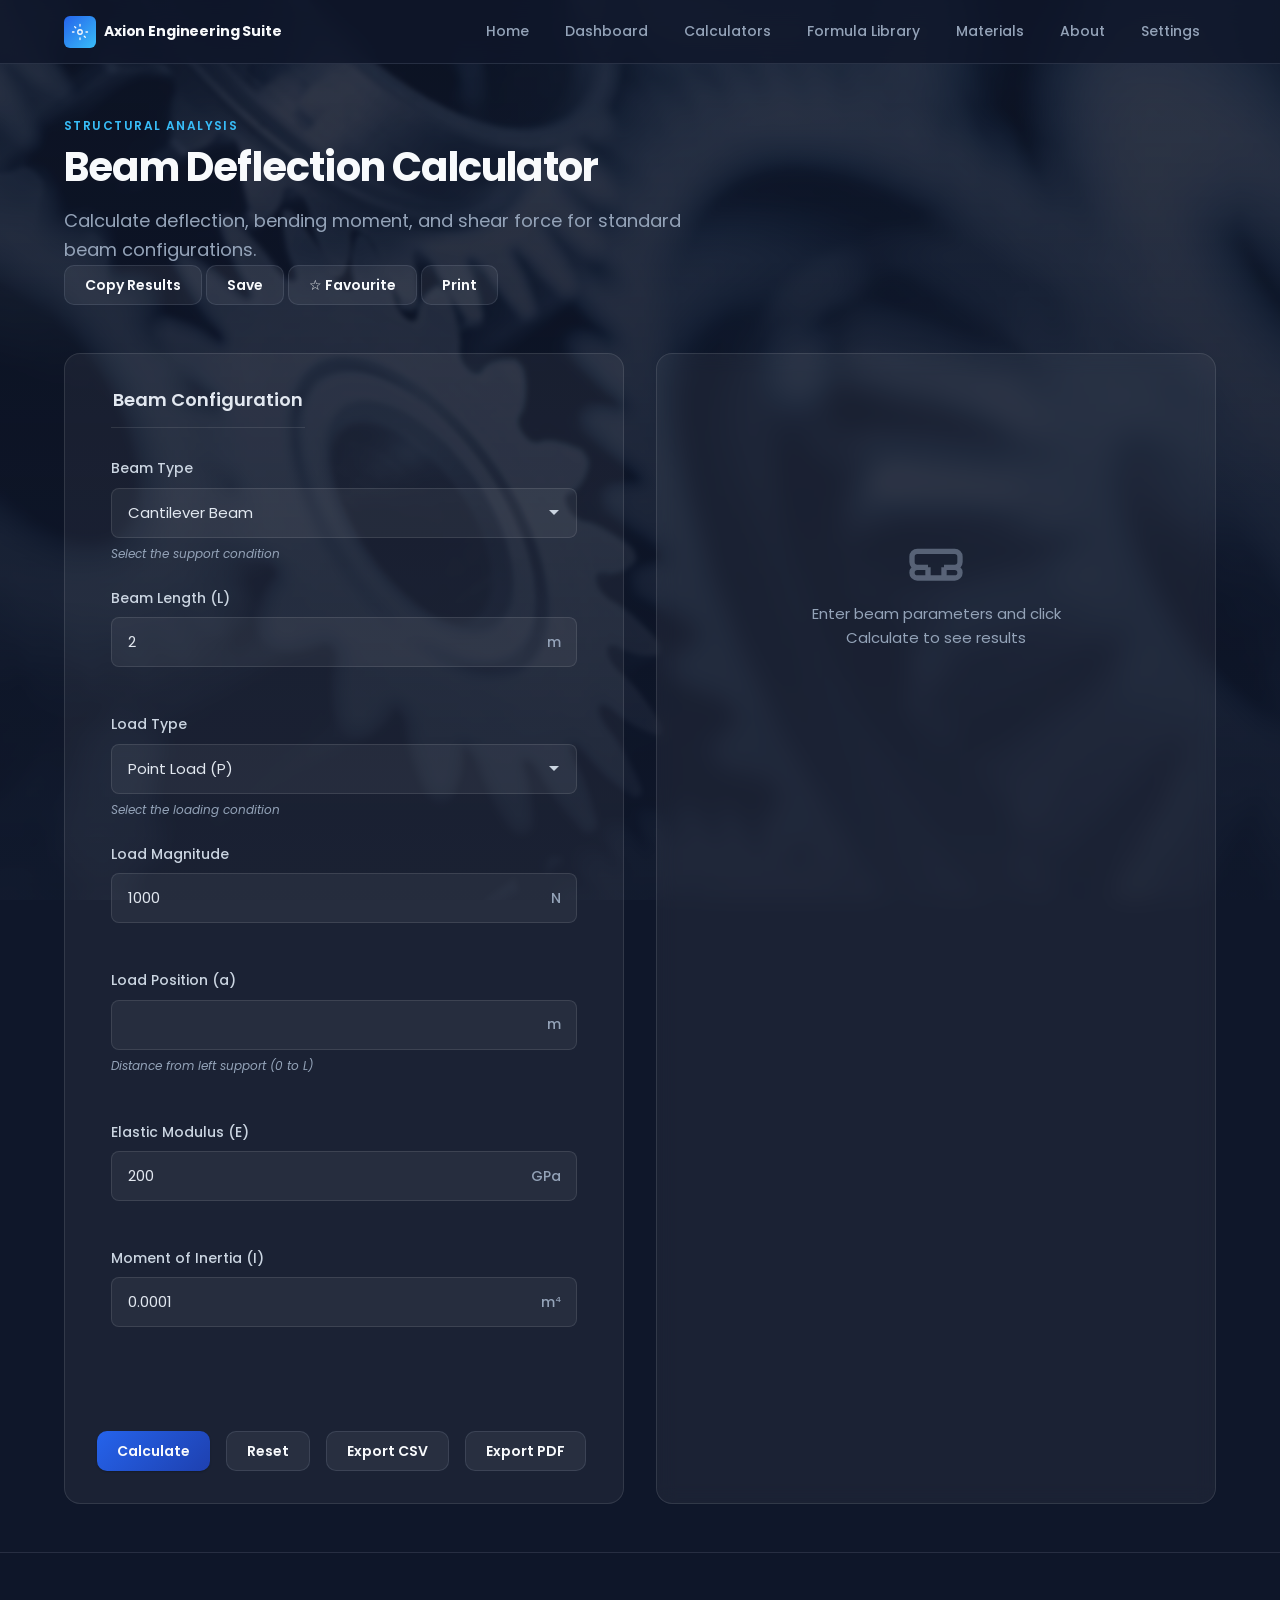
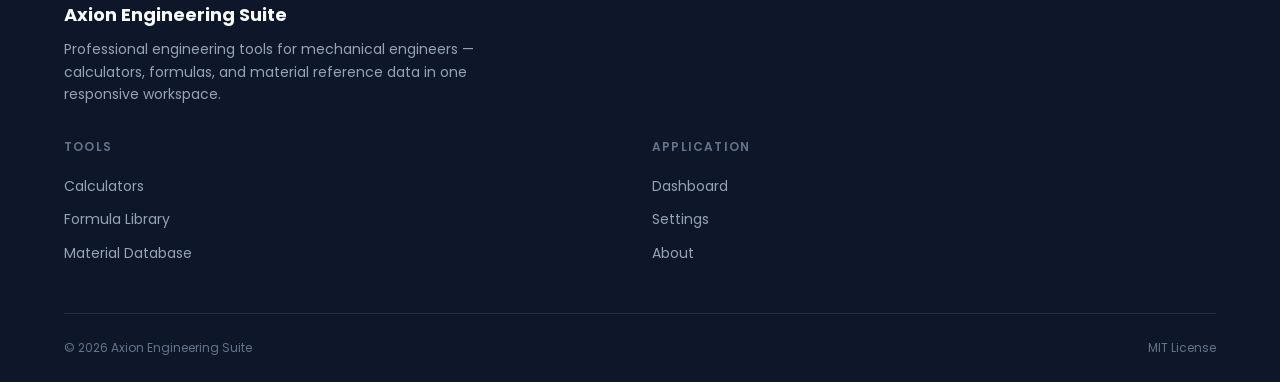
<file: pages/calculators/beam-deflection.html>
<!DOCTYPE html>
<html lang="en">

<head>
    <meta charset="UTF-8" />
    <meta name="viewport" content="width=device-width, initial-scale=1.0" />
    <meta name="description"
        content="Beam deflection calculator for cantilever and simply supported beams with loading conditions." />
    <title>Beam Deflection | Axion Engineering Suite</title>
    <link rel="preconnect" href="https://fonts.googleapis.com" />
    <link rel="preconnect" href="https://fonts.gstatic.com" crossorigin />
    <link href="https://fonts.googleapis.com/css2?family=Poppins:wght@400;500;600;700&display=swap" rel="stylesheet" />
    <link rel="stylesheet" href="../../css/main.css" />
    <link rel="stylesheet" href="../../css/pages/beam-deflection.css" />
</head>

<body data-page="beam-deflection" class="app-shell">
    <a class="skip-link" href="#main-content">Skip to main content</a>
    <div id="site-header"></div>

    <main id="main-content" class="app-main page-section">
        <div class="container">
            <header class="page-header animate-in">
                <span class="page-header__eyebrow">Structural Analysis</span>
                <h1 class="page-header__title">Beam Deflection Calculator</h1>
                <p class="page-header__subtitle">
                    Calculate deflection, bending moment, and shear force for standard beam configurations.
                </p>
                <div class="page-actions" aria-label="Calculator actions">
                    <button type="button" class="btn btn--secondary" id="copy-results">Copy Results</button>
                    <button type="button" class="btn btn--secondary" id="save-calculation">Save</button>
                    <button type="button" class="btn btn--secondary" id="toggle-favourite" aria-pressed="false">☆
                        Favourite</button>
                    <button type="button" class="btn btn--secondary" id="print-results">Print</button>
                </div>
            </header>

            <div class="beam-deflection-layout">
                <div class="beam-input-panel animate-in">
                    <form id="beam-deflection-form" class="beam-form" novalidate>
                        <fieldset class="form-section">
                            <legend class="form-section__title">Beam Configuration</legend>

                            <div class="form-group">
                                <label class="form-label" for="beam-type">Beam Type</label>
                                <select id="beam-type" name="beam-type" class="form-select" required>
                                    <option value="cantilever">Cantilever Beam</option>
                                    <option value="simply-supported">Simply Supported Beam</option>
                                </select>
                                <span class="form-hint">Select the support condition</span>
                            </div>

                            <div class="form-group">
                                <label class="form-label" for="beam-length">Beam Length (L)</label>
                                <div class="input-with-unit">
                                    <input type="number" id="beam-length" name="beam-length" class="form-input"
                                        step="0.001" min="0.001" required />
                                    <span class="input-unit">m</span>
                                </div>
                                <span class="form-error" id="beam-length-error"></span>
                            </div>

                            <div class="form-group">
                                <label class="form-label" for="load-type">Load Type</label>
                                <select id="load-type" name="load-type" class="form-select" required>
                                    <option value="point-load">Point Load (P)</option>
                                    <option value="uniform-load">Uniform Load (w)</option>
                                    <option value="moment">Applied Moment (M)</option>
                                </select>
                                <span class="form-hint">Select the loading condition</span>
                            </div>

                            <div class="form-group">
                                <label class="form-label" for="load-magnitude">Load Magnitude</label>
                                <div class="input-with-unit">
                                    <input type="number" id="load-magnitude" name="load-magnitude" class="form-input"
                                        step="0.001" min="0.001" required />
                                    <span class="input-unit" id="load-unit">N</span>
                                </div>
                                <span class="form-error" id="load-magnitude-error"></span>
                            </div>

                            <div class="form-group" id="load-position-group">
                                <label class="form-label" for="load-position">Load Position (a)</label>
                                <div class="input-with-unit">
                                    <input type="number" id="load-position" name="load-position" class="form-input"
                                        step="0.001" min="0" />
                                    <span class="input-unit">m</span>
                                </div>
                                <span class="form-hint">Distance from left support (0 to L)</span>
                                <span class="form-error" id="load-position-error"></span>
                            </div>

                            <div class="form-group">
                                <label class="form-label" for="elastic-modulus">Elastic Modulus (E)</label>
                                <div class="input-with-unit">
                                    <input type="number" id="elastic-modulus" name="elastic-modulus" class="form-input"
                                        step="0.001" min="0.001" required />
                                    <span class="input-unit">GPa</span>
                                </div>
                                <span class="form-error" id="elastic-modulus-error"></span>
                            </div>

                            <div class="form-group">
                                <label class="form-label" for="moment-inertia">Moment of Inertia (I)</label>
                                <div class="input-with-unit">
                                    <input type="number" id="moment-inertia" name="moment-inertia" class="form-input"
                                        step="0.001" min="0.001" required />
                                    <span class="input-unit">m⁴</span>
                                </div>
                                <span class="form-error" id="moment-inertia-error"></span>
                            </div>
                        </fieldset>

                        <div class="form-actions">
                            <button type="submit" class="btn btn--primary">Calculate</button>
                            <button type="button" id="reset-form" class="btn btn--secondary">Reset</button>
                            <button type="button" id="export-csv" class="btn btn--secondary">Export CSV</button>
                            <button type="button" id="export-pdf" class="btn btn--secondary">Export PDF</button>
                        </div>
                    </form>
                </div>

                <div class="beam-results-panel animate-in">
                    <div id="results-container" class="results-container">
                        <div class="results-placeholder">
                            <svg class="results-placeholder__icon" viewBox="0 0 24 24" fill="none" stroke="currentColor"
                                stroke-width="2">
                                <path
                                    d="M9 17H5a2 2 0 0 0-2 2 2 2 0 0 0 2 2h14a2 2 0 0 0 2-2 2 2 0 0 0-2-2h-4M9 17v4M15 17v4M9 17H5a2 2 0 0 1-2-2v-2a2 2 0 0 1 2-2h14a2 2 0 0 1 2 2v2a2 2 0 0 1-2 2h-4" />
                            </svg>
                            <p>Enter beam parameters and click Calculate to see results</p>
                        </div>
                    </div>
                </div>
            </div>
        </div>
    </main>

    <div id="site-footer"></div>
    <script type="module" src="../../js/main.js"></script>
</body>

</html>
</file>
<file: css/main.css>
@import url("variables.css");
@import url("base.css");
@import url("layout.css");
@import url("animations.css");
@import url("components.css");
</file>
<file: css/pages/dashboard.css>
.dashboard-grid {
  display: grid;
  gap: var(--space-lg);
}

@media (min-width: 48rem) {
  .dashboard-grid {
    grid-template-columns: repeat(2, 1fr);
  }

  .dashboard-grid__wide {
    grid-column: 1 / -1;
  }
}

@media (min-width: 64rem) {
  .dashboard-grid {
    grid-template-columns: repeat(3, 1fr);
  }

  .dashboard-grid__span-2 {
    grid-column: span 2;
  }
}

.quick-launch-grid {
  display: grid;
  gap: var(--space-md);
  grid-template-columns: repeat(auto-fit, minmax(9rem, 1fr));
}

.quick-launch-card {
  display: flex;
  flex-direction: column;
  align-items: center;
  gap: var(--space-sm);
  padding: var(--space-lg) var(--space-md);
  border-radius: var(--radius-md);
  border: 1px solid var(--color-border);
  background: rgba(15, 23, 42, 0.4);
  color: var(--color-text);
  text-align: center;
  transition: background var(--duration-fast) var(--ease-out),
    border-color var(--duration-fast) var(--ease-out),
    transform var(--duration-fast) var(--ease-out);
}

.quick-launch-card:hover {
  background: rgba(37, 99, 235, 0.15);
  border-color: var(--color-border-strong);
  color: var(--color-text);
  transform: translateY(-2px);
}

.quick-launch-card__icon {
  display: grid;
  place-items: center;
  width: 2.5rem;
  height: 2.5rem;
  border-radius: var(--radius-sm);
  background: rgba(56, 189, 248, 0.12);
  color: var(--color-accent);
}

.quick-launch-card__icon svg {
  width: 1.25rem;
  height: 1.25rem;
}

.quick-launch-card__label {
  font-size: var(--font-size-xs);
  font-weight: 600;
}
</file>
<file: css/pages/beam-deflection.css>
/* ============================================
   Beam Deflection Calculator Styles
   ============================================ */

.beam-deflection-layout {
    display: grid;
    grid-template-columns: 1fr 1fr;
    gap: 2rem;
    margin-top: 2rem;
}

@media (max-width: 968px) {
    .beam-deflection-layout {
        grid-template-columns: 1fr;
    }
}

/* Form Styles */
.beam-form {
    background: rgba(255, 255, 255, 0.05);
    backdrop-filter: blur(10px);
    border: 1px solid rgba(255, 255, 255, 0.1);
    border-radius: 16px;
    padding: 2rem;
}

.form-section {
    border: none;
    margin-bottom: 2rem;
}

.form-section__title {
    font-size: 1.125rem;
    font-weight: 600;
    color: #e2e8f0;
    margin-bottom: 1.5rem;
    padding-bottom: 0.75rem;
    border-bottom: 1px solid rgba(255, 255, 255, 0.1);
}

.form-group {
    margin-bottom: 1.5rem;
}

.form-label {
    display: block;
    font-size: 0.875rem;
    font-weight: 500;
    color: #cbd5e1;
    margin-bottom: 0.5rem;
}

.form-select,
.form-input {
    width: 100%;
    padding: 0.75rem 1rem;
    background: rgba(255, 255, 255, 0.05);
    border: 1px solid rgba(255, 255, 255, 0.1);
    border-radius: 8px;
    color: #e2e8f0;
    font-size: 0.9375rem;
    font-family: inherit;
    transition: all 0.2s ease;
}

.form-select:focus,
.form-input:focus {
    outline: none;
    border-color: #30b8e8;
    background: rgba(255, 255, 255, 0.08);
    box-shadow: 0 0 0 3px rgba(48, 184, 232, 0.1);
}

.form-select {
    cursor: pointer;
    appearance: none;
    background-image: url("data:image/svg+xml,%3Csvg xmlns='http://www.w3.org/2000/svg' width='12' height='12' viewBox='0 0 12 12'%3E%3Cpath fill='%23cbd5e1' d='M6 8L1 3h10z'/%3E%3C/svg%3E");
    background-repeat: no-repeat;
    background-position: right 1rem center;
    padding-right: 2.5rem;
}

.form-select option {
    background: #1e293b;
    color: #e2e8f0;
}

.input-with-unit {
    position: relative;
    display: flex;
    align-items: center;
}

.input-with-unit .form-input {
    padding-right: 3rem;
}

.input-unit {
    position: absolute;
    right: 1rem;
    color: #94a3b8;
    font-size: 0.875rem;
    font-weight: 500;
    pointer-events: none;
}

.form-hint {
    display: block;
    font-size: 0.75rem;
    color: #94a3b8;
    margin-top: 0.375rem;
    font-style: italic;
}

.form-error {
    display: block;
    font-size: 0.75rem;
    color: #f87171;
    margin-top: 0.375rem;
    min-height: 1rem;
}

.form-group.is-invalid .form-input,
.form-group.is-invalid .form-select {
    border-color: #f87171;
    background: rgba(248, 113, 113, 0.05);
}

.form-actions {
    display: flex;
    gap: 1rem;
    padding-top: 1rem;
}

/* Results Panel */
.beam-results-panel {
    background: rgba(255, 255, 255, 0.05);
    backdrop-filter: blur(10px);
    border: 1px solid rgba(255, 255, 255, 0.1);
    border-radius: 16px;
    padding: 2rem;
    min-height: 600px;
}

.results-container {
    animation: fadeIn 0.3s ease;
}

.results-placeholder {
    display: flex;
    flex-direction: column;
    align-items: center;
    justify-content: center;
    height: 100%;
    min-height: 400px;
    text-align: center;
    color: #94a3b8;
}

.results-placeholder__icon {
    width: 64px;
    height: 64px;
    margin-bottom: 1rem;
    opacity: 0.5;
}

.results-placeholder p {
    font-size: 0.9375rem;
    max-width: 280px;
    line-height: 1.6;
}

/* Result Cards */
.bd-result-group {
    margin-bottom: 2rem;
}

.bd-result-group__title {
    font-size: 0.875rem;
    font-weight: 600;
    color: #94a3b8;
    text-transform: uppercase;
    letter-spacing: 0.05em;
    margin-bottom: 1rem;
}

.bd-result-grid {
    display: grid;
    grid-template-columns: repeat(2, 1fr);
    gap: 1rem;
}

@media (max-width: 640px) {
    .bd-result-grid {
        grid-template-columns: 1fr;
    }
}

.bd-result {
    background: rgba(255, 255, 255, 0.05);
    border: 1px solid rgba(255, 255, 255, 0.1);
    border-radius: 12px;
    padding: 1.25rem;
    transition: all 0.3s ease;
    opacity: 0;
    transform: translateY(10px);
}

.bd-result.is-visible {
    opacity: 1;
    transform: translateY(0);
}

.bd-result:hover {
    background: rgba(255, 255, 255, 0.08);
    border-color: rgba(255, 255, 255, 0.15);
    transform: translateY(-2px);
}

.bd-result__top {
    display: flex;
    align-items: center;
    gap: 0.75rem;
    margin-bottom: 0.75rem;
}

.bd-result__icon {
    display: flex;
    align-items: center;
    justify-content: center;
    width: 32px;
    height: 32px;
    background: rgba(48, 184, 232, 0.1);
    border-radius: 8px;
    font-size: 1.125rem;
}

.bd-result h3 {
    font-size: 0.875rem;
    font-weight: 600;
    color: #e2e8f0;
    margin: 0;
}

.bd-result__value {
    font-size: 1.5rem;
    font-weight: 700;
    color: #f1f5f9;
    margin: 0 0 0.5rem 0;
    line-height: 1.2;
}

.bd-result__value span {
    font-size: 0.875rem;
    font-weight: 500;
    color: #94a3b8;
    margin-left: 0.25rem;
}

.bd-result p {
    font-size: 0.8125rem;
    color: #94a3b8;
    margin: 0;
    line-height: 1.5;
}

/* Result Tone Variants */
.bd-result--blue .bd-result__icon {
    background: rgba(48, 184, 232, 0.15);
    color: #30b8e8;
}

.bd-result--green .bd-result__icon {
    background: rgba(52, 211, 153, 0.15);
    color: #34d399;
}

.bd-result--orange .bd-result__icon {
    background: rgba(251, 146, 60, 0.15);
    color: #fb923c;
}

.bd-result--purple .bd-result__icon {
    background: rgba(167, 139, 250, 0.15);
    color: #a78bfa;
}

/* Formula Section */
.bd-formula-section {
    margin-top: 2rem;
    padding: 1.5rem;
    background: rgba(48, 184, 232, 0.05);
    border: 1px solid rgba(48, 184, 232, 0.2);
    border-radius: 12px;
}

.bd-formula-section__title {
    font-size: 0.875rem;
    font-weight: 600;
    color: #30b8e8;
    text-transform: uppercase;
    letter-spacing: 0.05em;
    margin-bottom: 1rem;
}

.bd-formula-box {
    display: flex;
    flex-direction: column;
    gap: 0.75rem;
}

.bd-formula {
    font-size: 1.125rem;
    font-weight: 600;
    color: #f1f5f9;
    font-family: 'Courier New', monospace;
    text-align: center;
    padding: 0.75rem;
    background: rgba(0, 0, 0, 0.2);
    border-radius: 8px;
    margin: 0;
}

.bd-formula-description {
    font-size: 0.8125rem;
    color: #94a3b8;
    text-align: center;
    font-style: italic;
    margin: 0;
}

/* Diagram Section */
.bd-diagram-section {
    margin-top: 2rem;
}

.bd-diagram-section__title {
    font-size: 0.875rem;
    font-weight: 600;
    color: #94a3b8;
    text-transform: uppercase;
    letter-spacing: 0.05em;
    margin-bottom: 1rem;
}

.bd-diagram-container {
    background: rgba(255, 255, 255, 0.03);
    border: 1px solid rgba(255, 255, 255, 0.1);
    border-radius: 12px;
    padding: 1.5rem;
    overflow-x: auto;
}

.bd-diagram-svg {
    width: 100%;
    height: auto;
    max-width: 600px;
    margin: 0 auto;
    display: block;
}

/* Warnings Section */
.bd-warnings-section {
    margin-top: 2rem;
    padding: 1.25rem;
    background: rgba(251, 191, 36, 0.05);
    border: 1px solid rgba(251, 191, 36, 0.2);
    border-radius: 12px;
}

.bd-warnings-section__title {
    font-size: 0.875rem;
    font-weight: 600;
    color: #fbbf24;
    text-transform: uppercase;
    letter-spacing: 0.05em;
    margin-bottom: 0.75rem;
}

.bd-warnings-section ul {
    list-style: none;
    padding: 0;
    margin: 0;
}

.bd-warnings-section li {
    font-size: 0.8125rem;
    color: #fbbf24;
    padding: 0.5rem 0;
    padding-left: 1.5rem;
    position: relative;
    line-height: 1.5;
}

.bd-warnings-section li::before {
    content: "⚠";
    position: absolute;
    left: 0;
    color: #fbbf24;
}

.bd-warnings-section li.is-ok {
    color: #34d399;
}

.bd-warnings-section li.is-ok::before {
    content: "✓";
    color: #34d399;
}

/* Example Section */
.bd-example-section {
    margin-top: 2rem;
    padding: 1.25rem;
    background: rgba(139, 92, 246, 0.05);
    border: 1px solid rgba(139, 92, 246, 0.2);
    border-radius: 12px;
}

.bd-example-section__title {
    font-size: 0.875rem;
    font-weight: 600;
    color: #a78bfa;
    text-transform: uppercase;
    letter-spacing: 0.05em;
    margin-bottom: 1rem;
}

.bd-example-content {
    display: flex;
    flex-direction: column;
    gap: 0.75rem;
}

.bd-example-item {
    display: flex;
    flex-direction: column;
    gap: 0.25rem;
}

.bd-example-label {
    font-size: 0.75rem;
    font-weight: 600;
    color: #a78bfa;
    text-transform: uppercase;
    letter-spacing: 0.05em;
}

.bd-example-value {
    font-size: 0.875rem;
    color: #e2e8f0;
    font-family: 'Courier New', monospace;
    background: rgba(0, 0, 0, 0.2);
    padding: 0.5rem 0.75rem;
    border-radius: 6px;
    line-height: 1.5;
}

/* Animations */
@keyframes fadeIn {
    from {
        opacity: 0;
        transform: translateY(10px);
    }

    to {
        opacity: 1;
        transform: translateY(0);
    }
}

/* Responsive Adjustments */
@media (max-width: 640px) {

    .beam-form,
    .beam-results-panel {
        padding: 1.5rem;
    }

    .form-actions {
        flex-direction: column;
    }

    .form-actions .btn {
        width: 100%;
    }

    .bd-result__value {
        font-size: 1.25rem;
    }

    .bd-formula {
        font-size: 1rem;
    }
}

/* Print Styles */
@media print {
    .beam-deflection-layout {
        grid-template-columns: 1fr;
    }

    .beam-form {
        background: white;
        border: 1px solid #e2e8f0;
    }

    .beam-results-panel {
        background: white;
        border: 1px solid #e2e8f0;
    }

    .bd-result {
        background: #f8fafc;
        border: 1px solid #e2e8f0;
        break-inside: avoid;
    }
}
</file>
